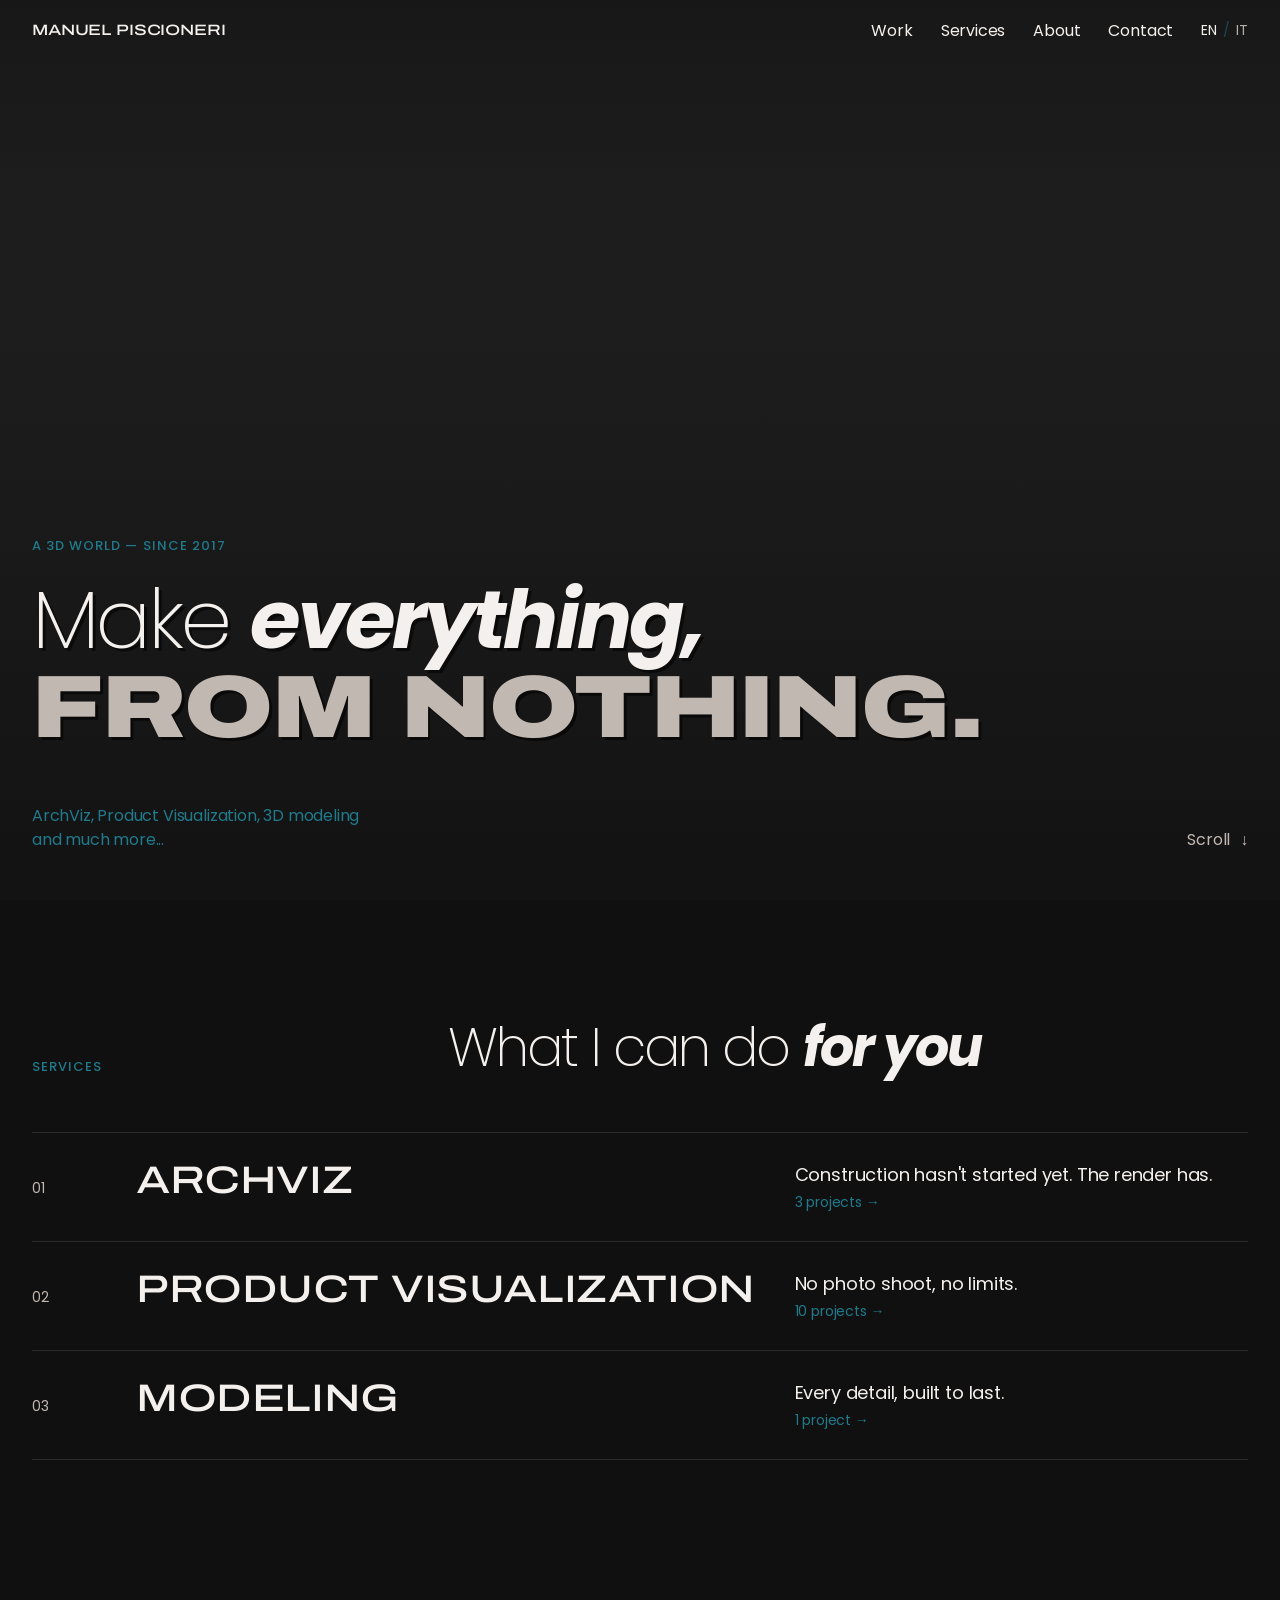
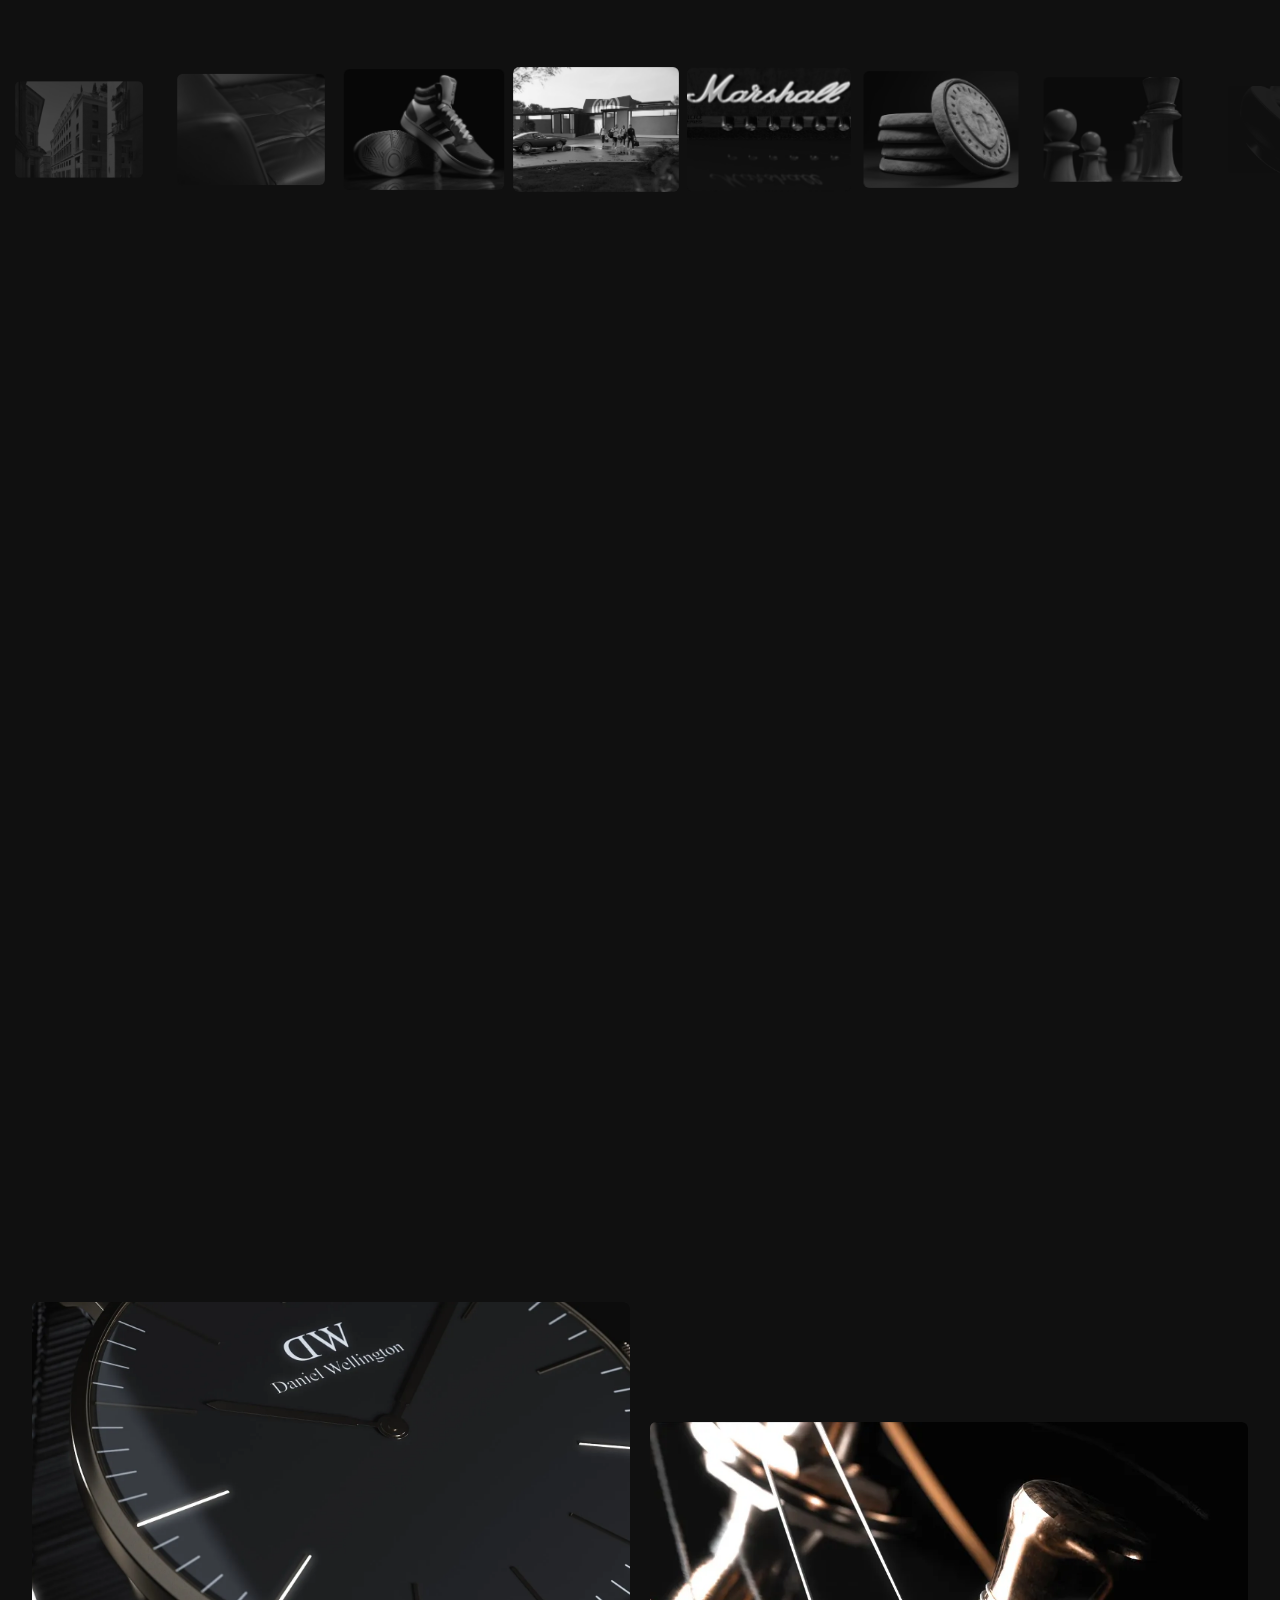
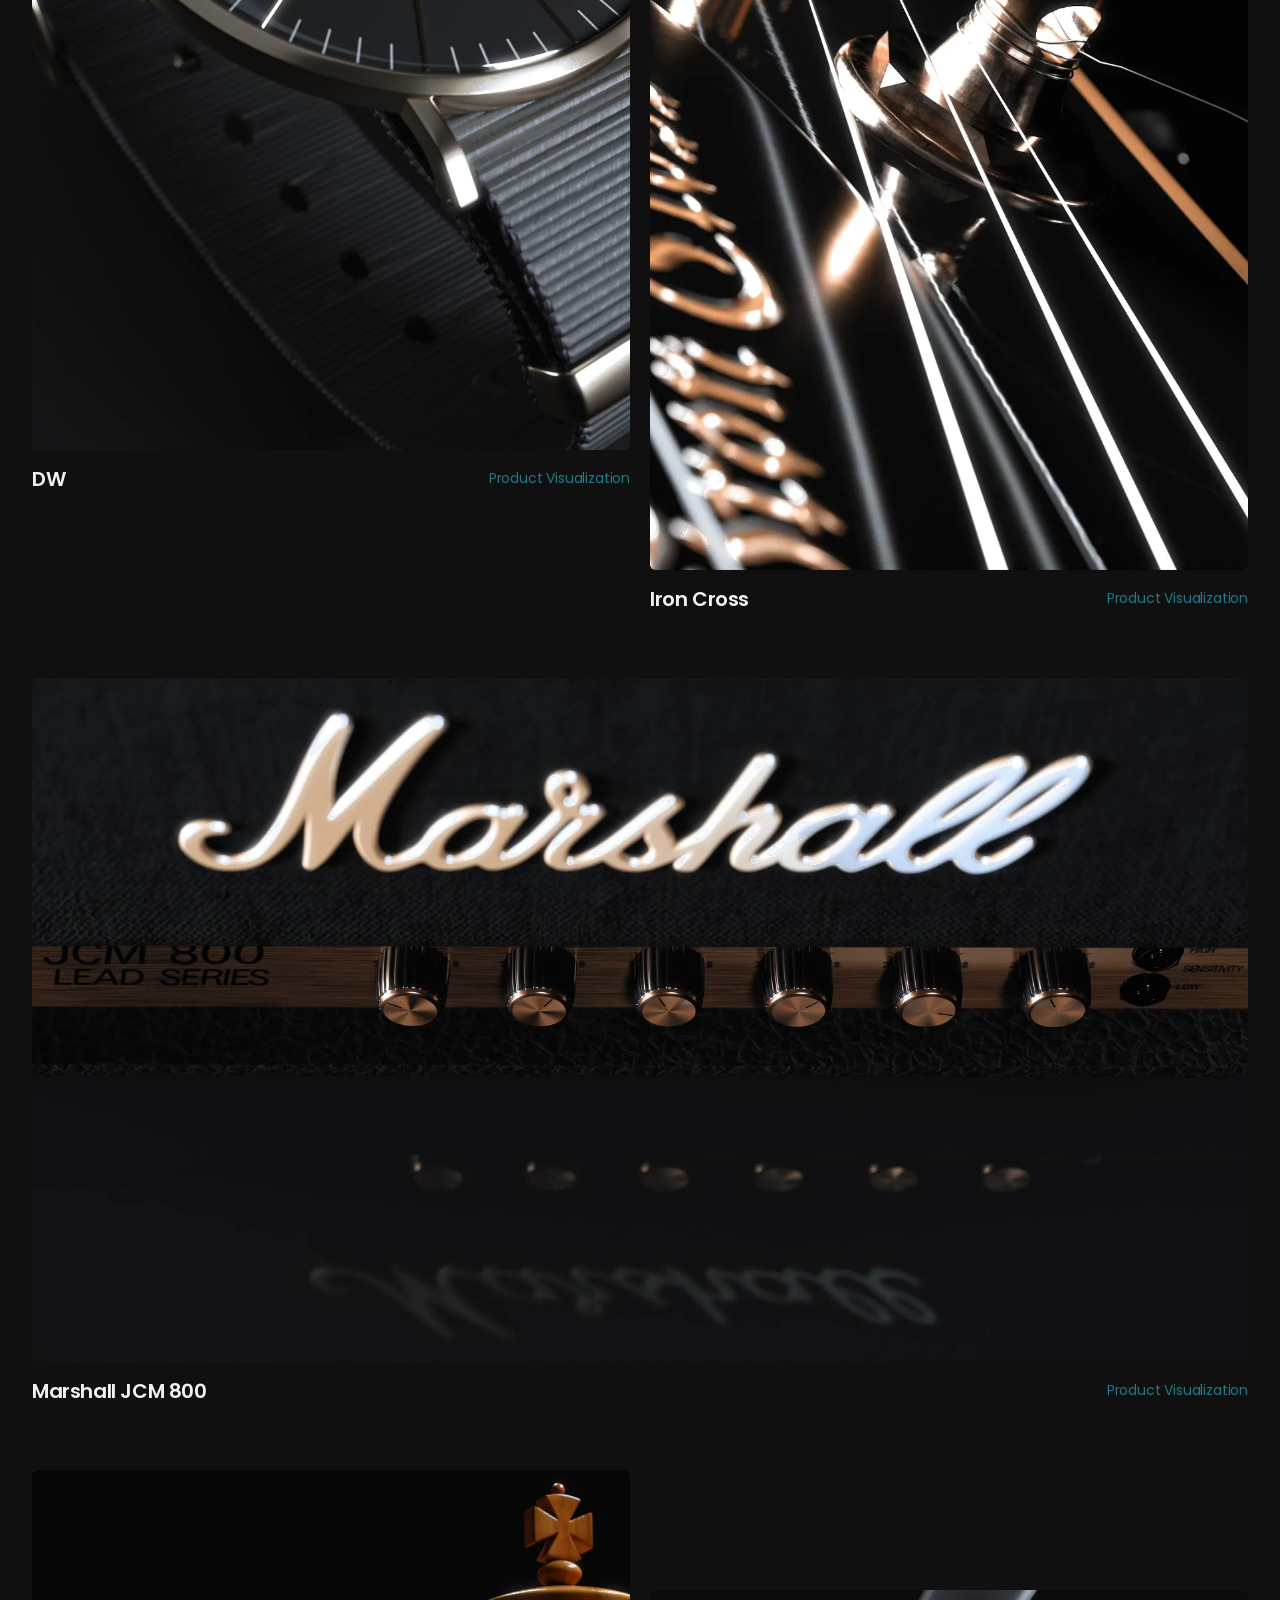
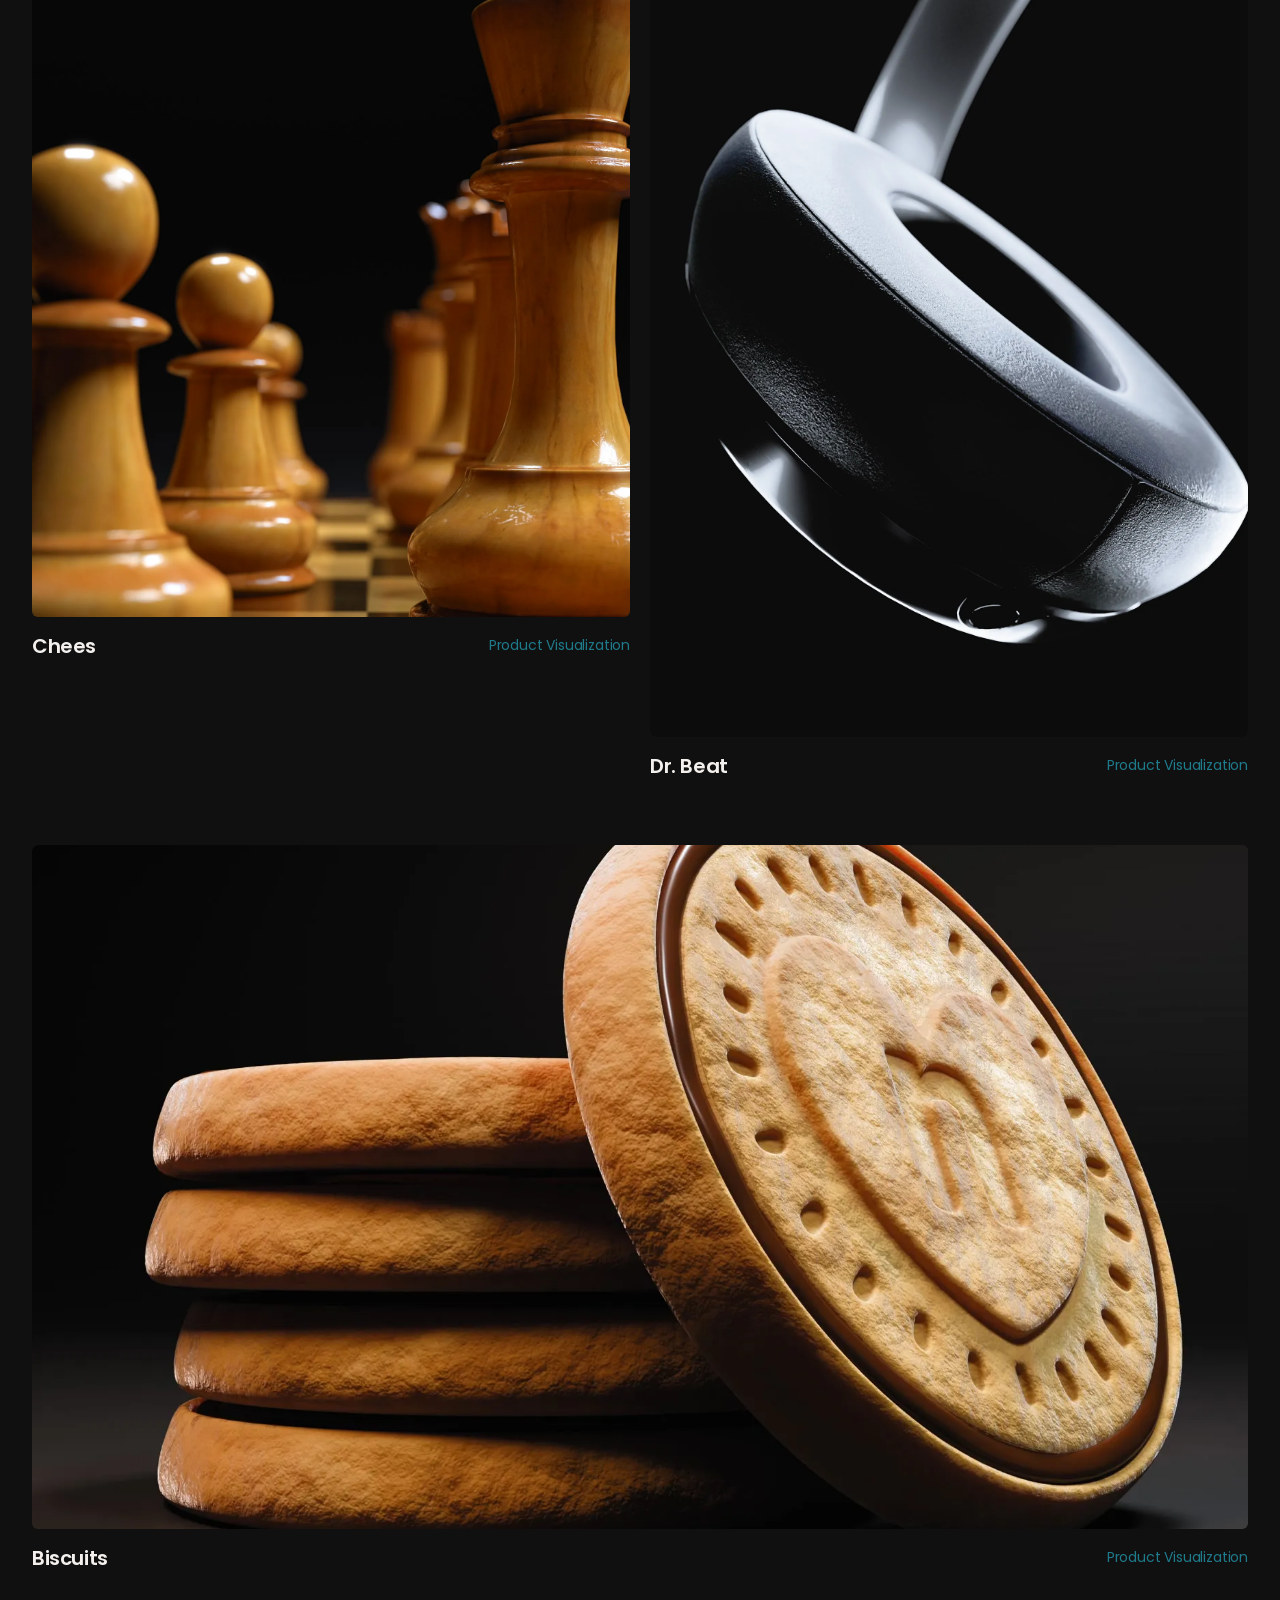
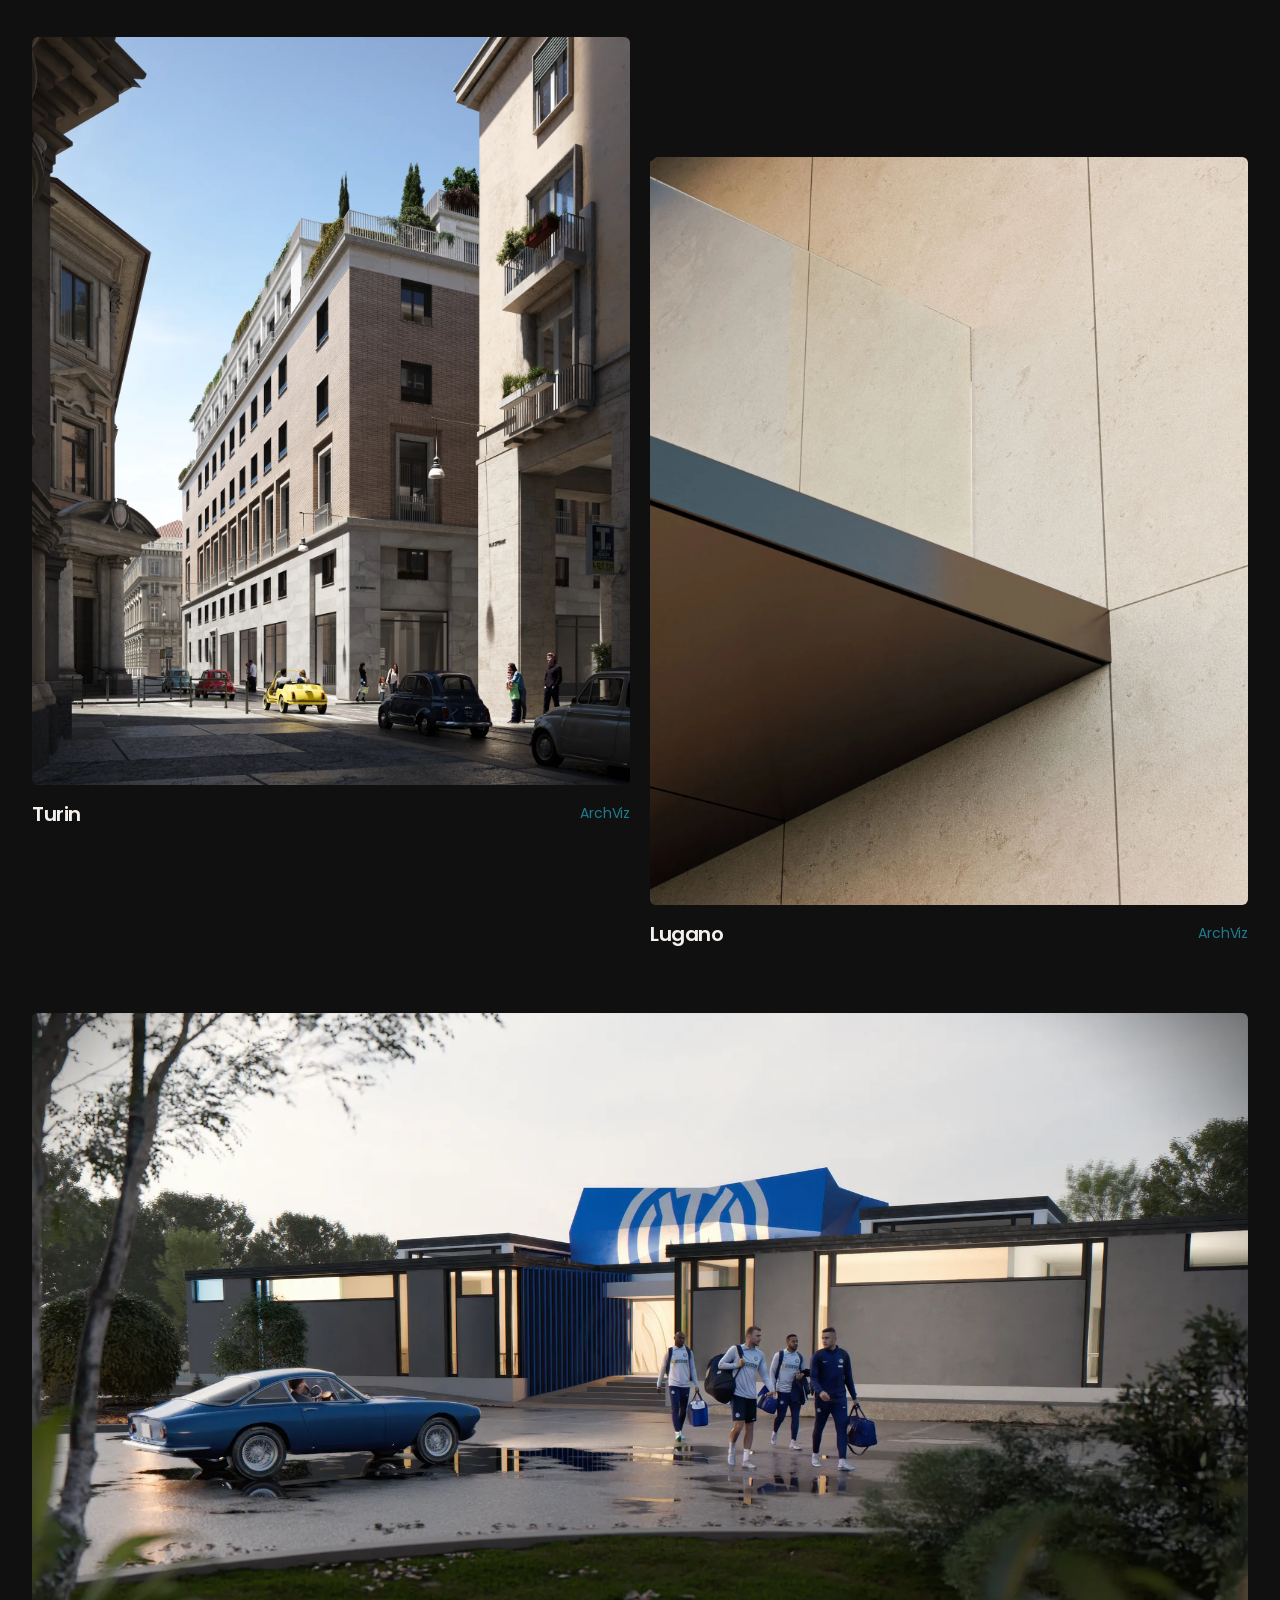
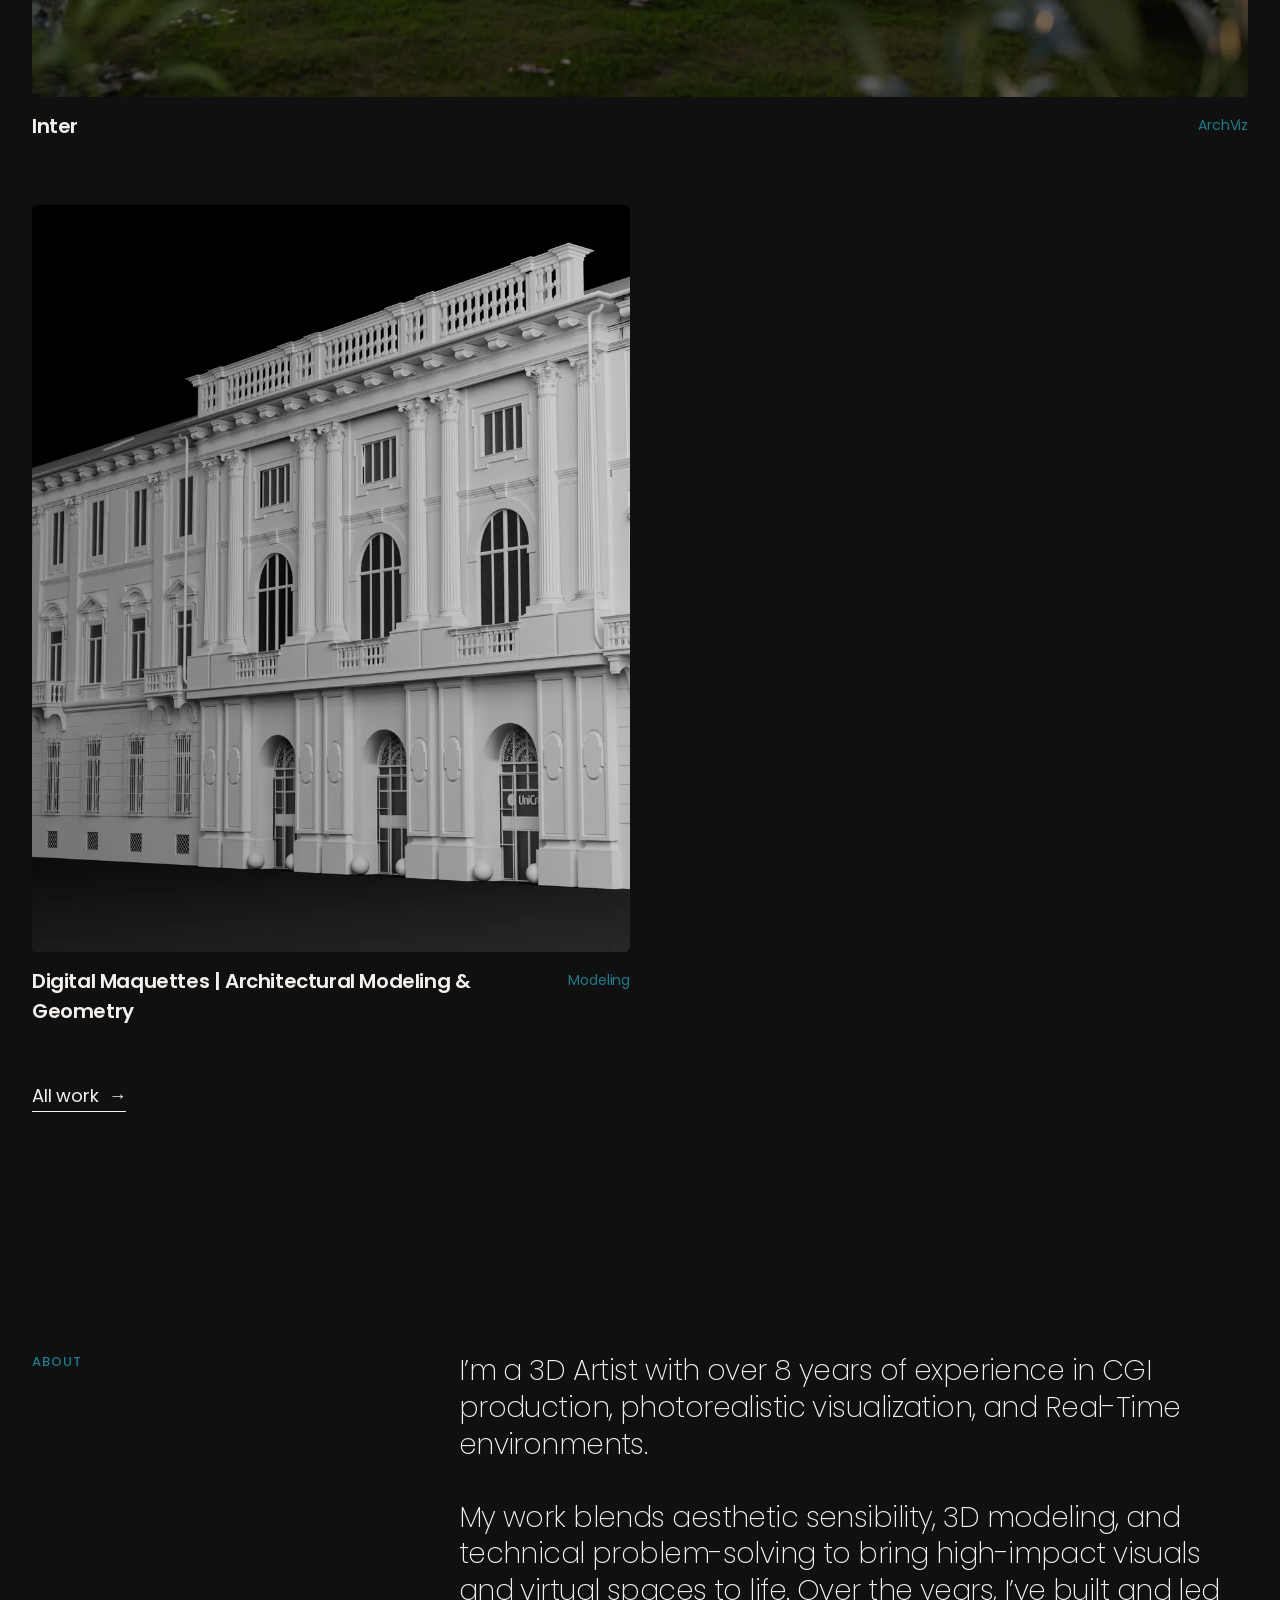
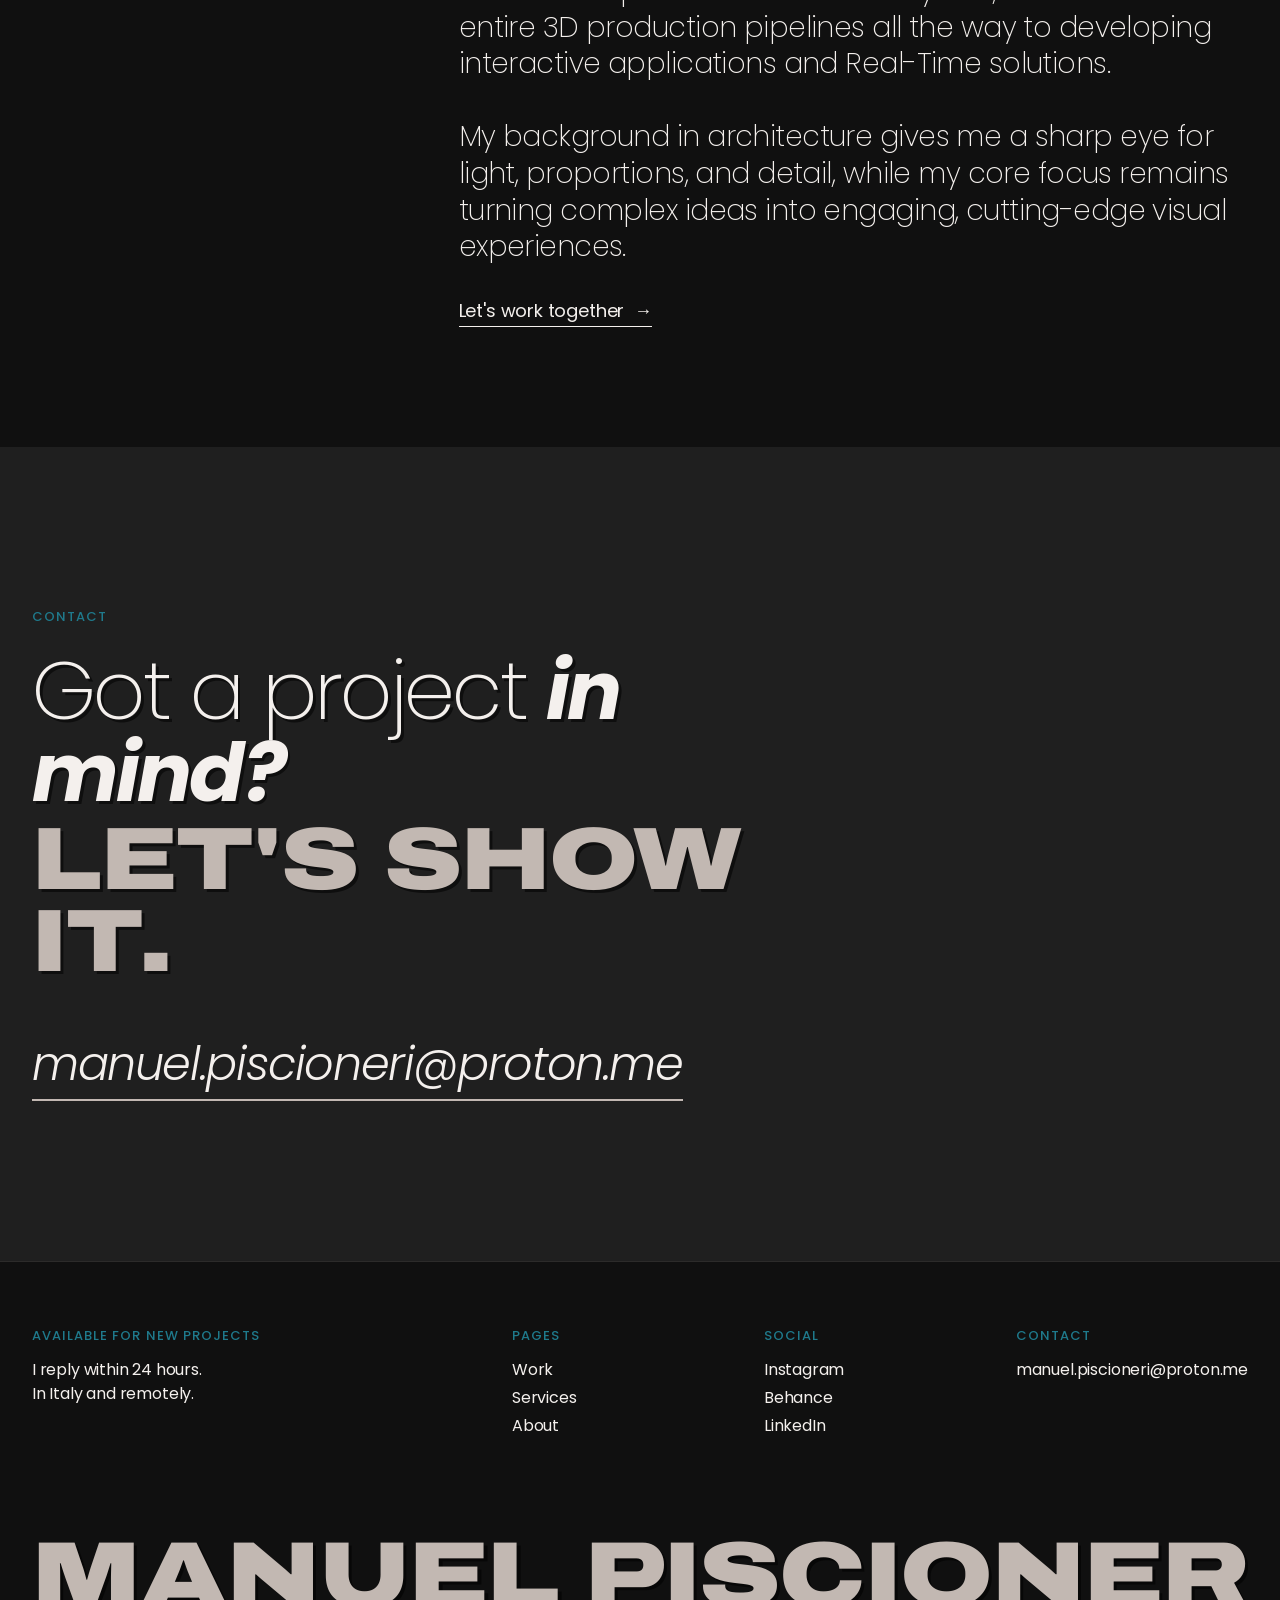
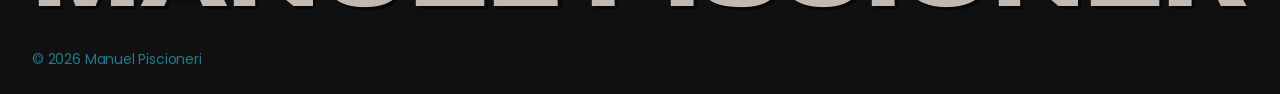
<file: index.html>
<!DOCTYPE html>
<html lang="en">
<head>
  <meta charset="UTF-8">
  <meta name="viewport" content="width=device-width, initial-scale=1.0">
  <title>Portfolio</title>
  <meta name="description" content="">
  <link rel="preconnect" href="https://fonts.googleapis.com">
  <link rel="preconnect" href="https://fonts.gstatic.com" crossorigin>
  <link rel="stylesheet" href="css/style.css">
</head>
<body data-pagina="home">

  <!-- I testi di questa pagina si cambiano in sito.js (e progetti.js per i lavori).
       Intestazione, fascia contatti e piè di pagina vengono creati da js/main.js. -->

  <header class="header" id="header"></header>

  <main>

    <!-- ===== HERO: reel a tutto schermo con i titoli sopra ===== -->
    <section class="hero">
      <div class="hero-bg" id="showreel" aria-hidden="true"></div>
      <p class="label" data-reveal data-sito="home.etichetta"></p>
      <h1 class="display" data-reveal data-sito="home.titolo"></h1>
      <div class="hero-foot" data-reveal>
        <p data-sito="home.sottotitolo"></p>
        <a href="#chi-sono" class="scroll-hint"><span data-ui="scorri"></span> <span>↓</span></a>
      </div>
    </section>

    <!-- ===== CATEGORIE (da progetti.js) ===== -->
    <section id="servizi" class="section">
      <div class="section-head">
        <p class="label" data-reveal data-ui="servizi"></p>
        <h2 class="title" data-reveal data-sito="home.serviziTitolo"></h2>
      </div>
      <ul class="rows" id="categorie"></ul>
    </section>

    <!-- ===== CAROSELLO: copertine di tutti i progetti, in ordine casuale (da progetti.js) ===== -->
    <section class="carousel" id="carosello" aria-label="Progetti">
      <div class="carousel-track" id="carosello-traccia"></div>
    </section>

    <!-- ===== LAVORI IN EVIDENZA (da progetti.js) ===== -->
    <section id="lavori" class="section">
      <div class="section-head">
        <p class="label" data-reveal data-ui="lavoriSelezionati"></p>
        <h2 class="title" data-reveal data-sito="home.lavoriTitolo"></h2>
      </div>
      <div class="work-grid" id="lavori-in-evidenza"></div>
      <p class="more" style="margin-top:56px" data-reveal><a href="lavori.html" class="arrow-link"><span data-ui="tuttiLavori"></span> <span>→</span></a></p>
    </section>

    <!-- ===== CHI SONO ===== -->
    <section id="chi-sono" class="section">
      <div class="intro">
        <p class="label" data-reveal data-ui="chiSono"></p>
        <div data-reveal>
          <p class="lead" data-sito="home.chiSono"></p>
          <p class="more"><a href="#contatti" class="arrow-link"><span data-sito="home.chiSonoBottone"></span> <span>→</span></a></p>
        </div>
      </div>
    </section>

    <!-- ===== CITAZIONE (sparisce se in sito.js è vuota) ===== -->
    <section class="section" data-se="home.citazione">
      <div class="intro">
        <p class="label" data-reveal data-ui="diconoDiMe"></p>
        <div data-reveal>
          <p class="title quote">“<span data-sito="home.citazione"></span>”</p>
          <p class="quote-by" data-sito="home.citazioneAutore"></p>
        </div>
      </div>
    </section>

  </main>

  <section class="cta" id="contatti"></section>
  <footer class="footer" id="footer"></footer>

  <script src="sito.js"></script>
  <script src="progetti.js"></script>
  <script src="js/main.js"></script>
</body>
</html>
</file>
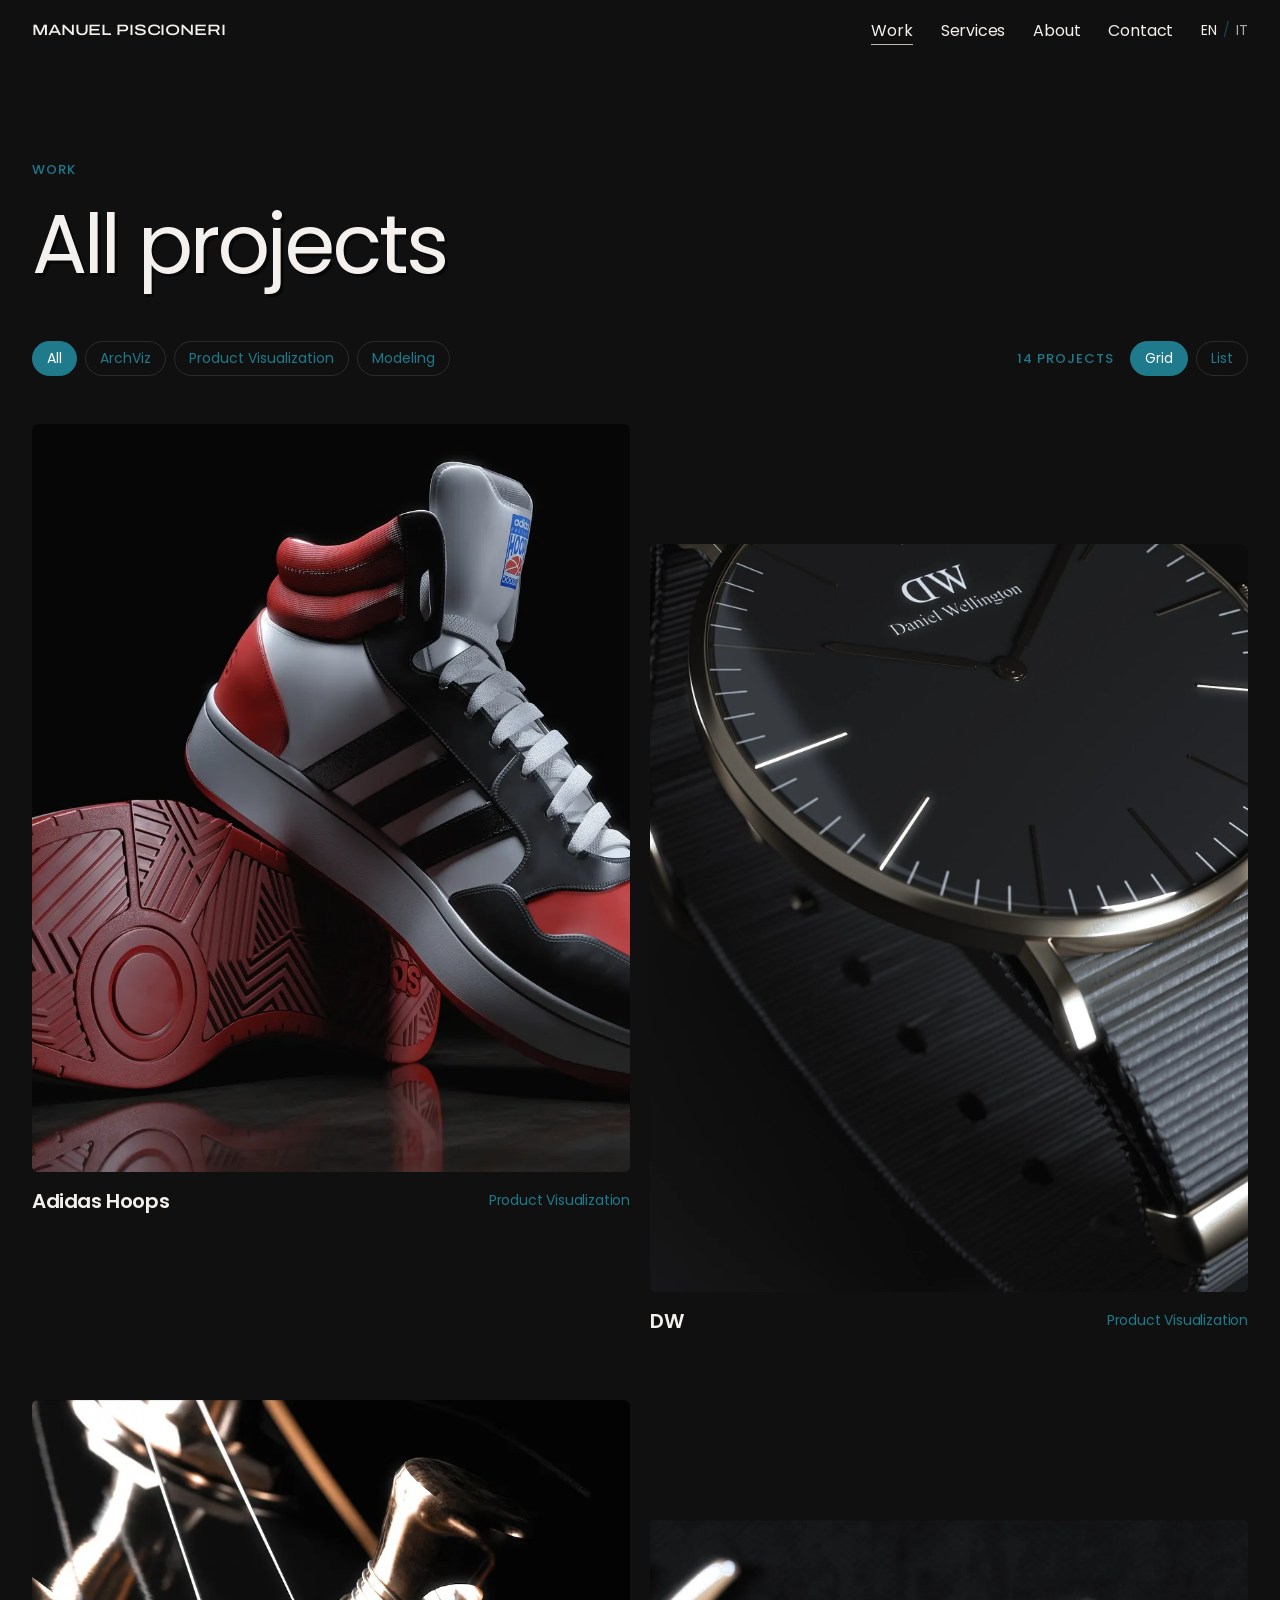
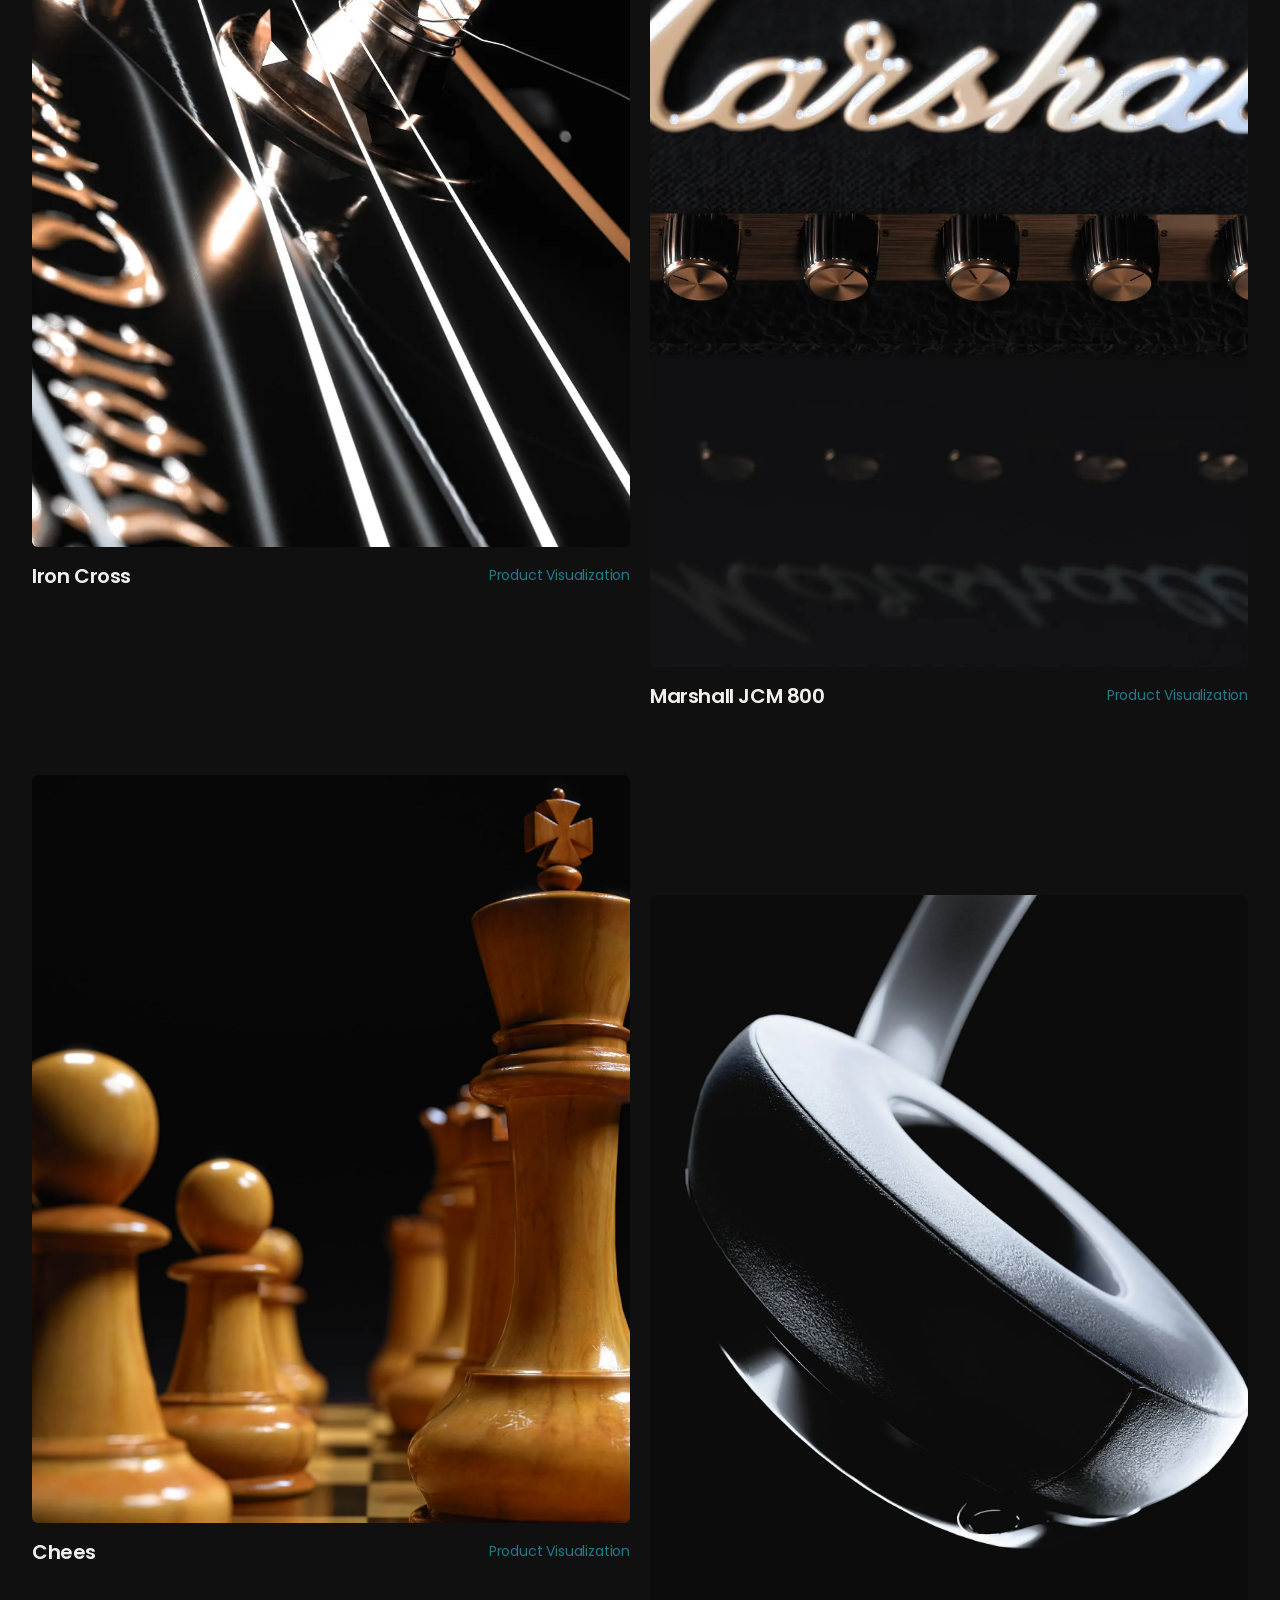
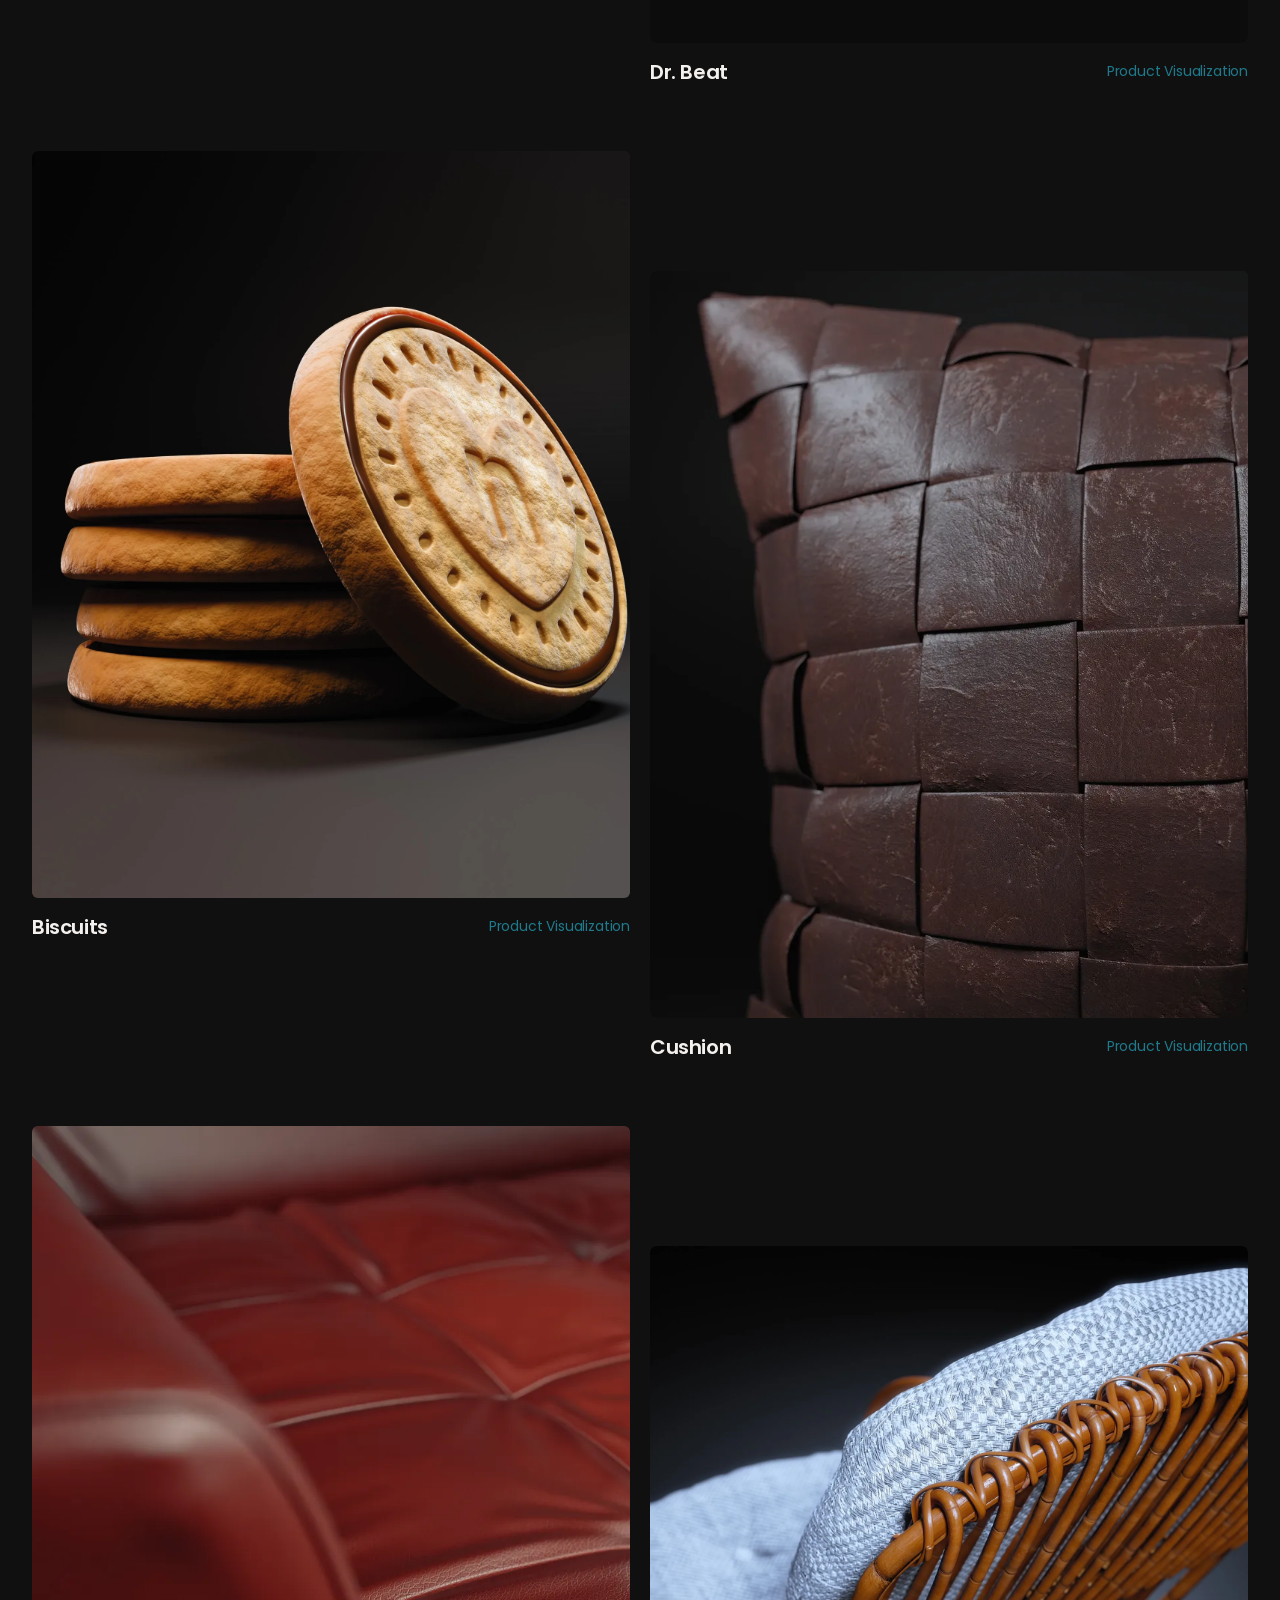
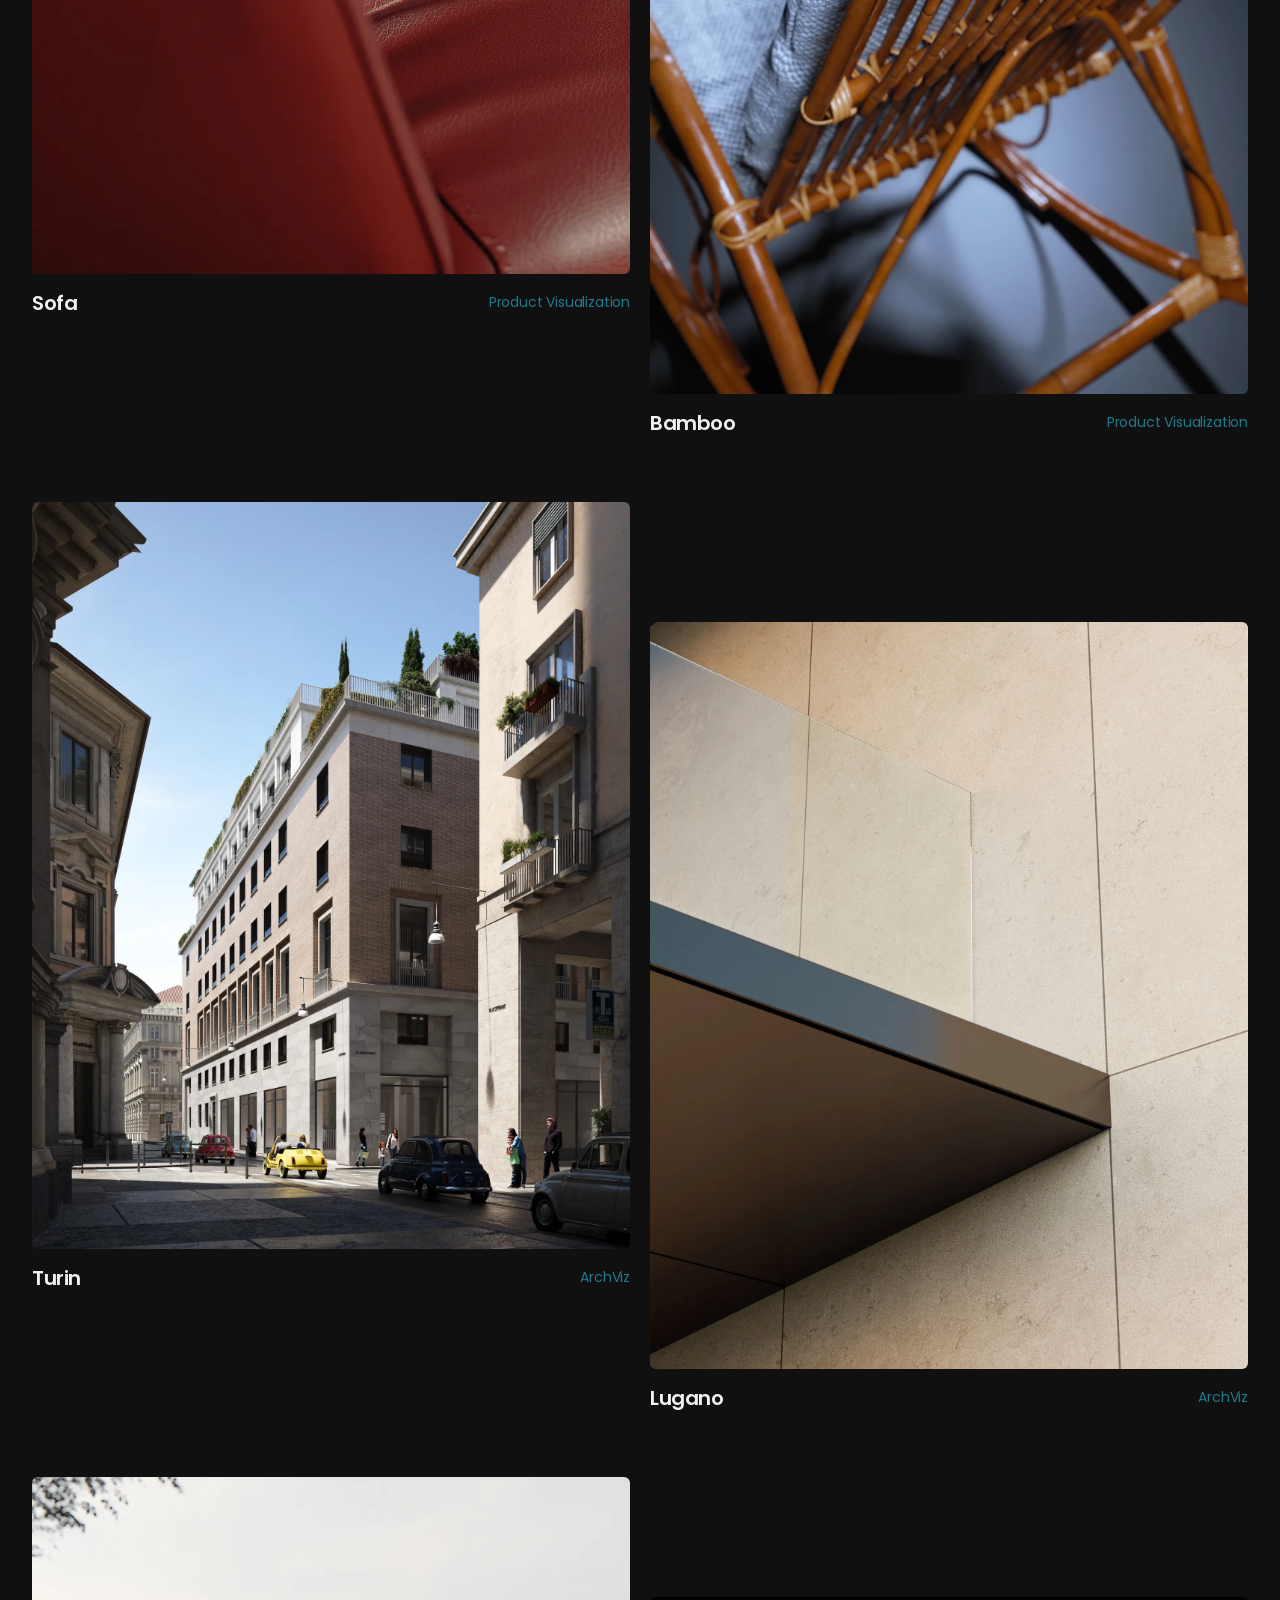
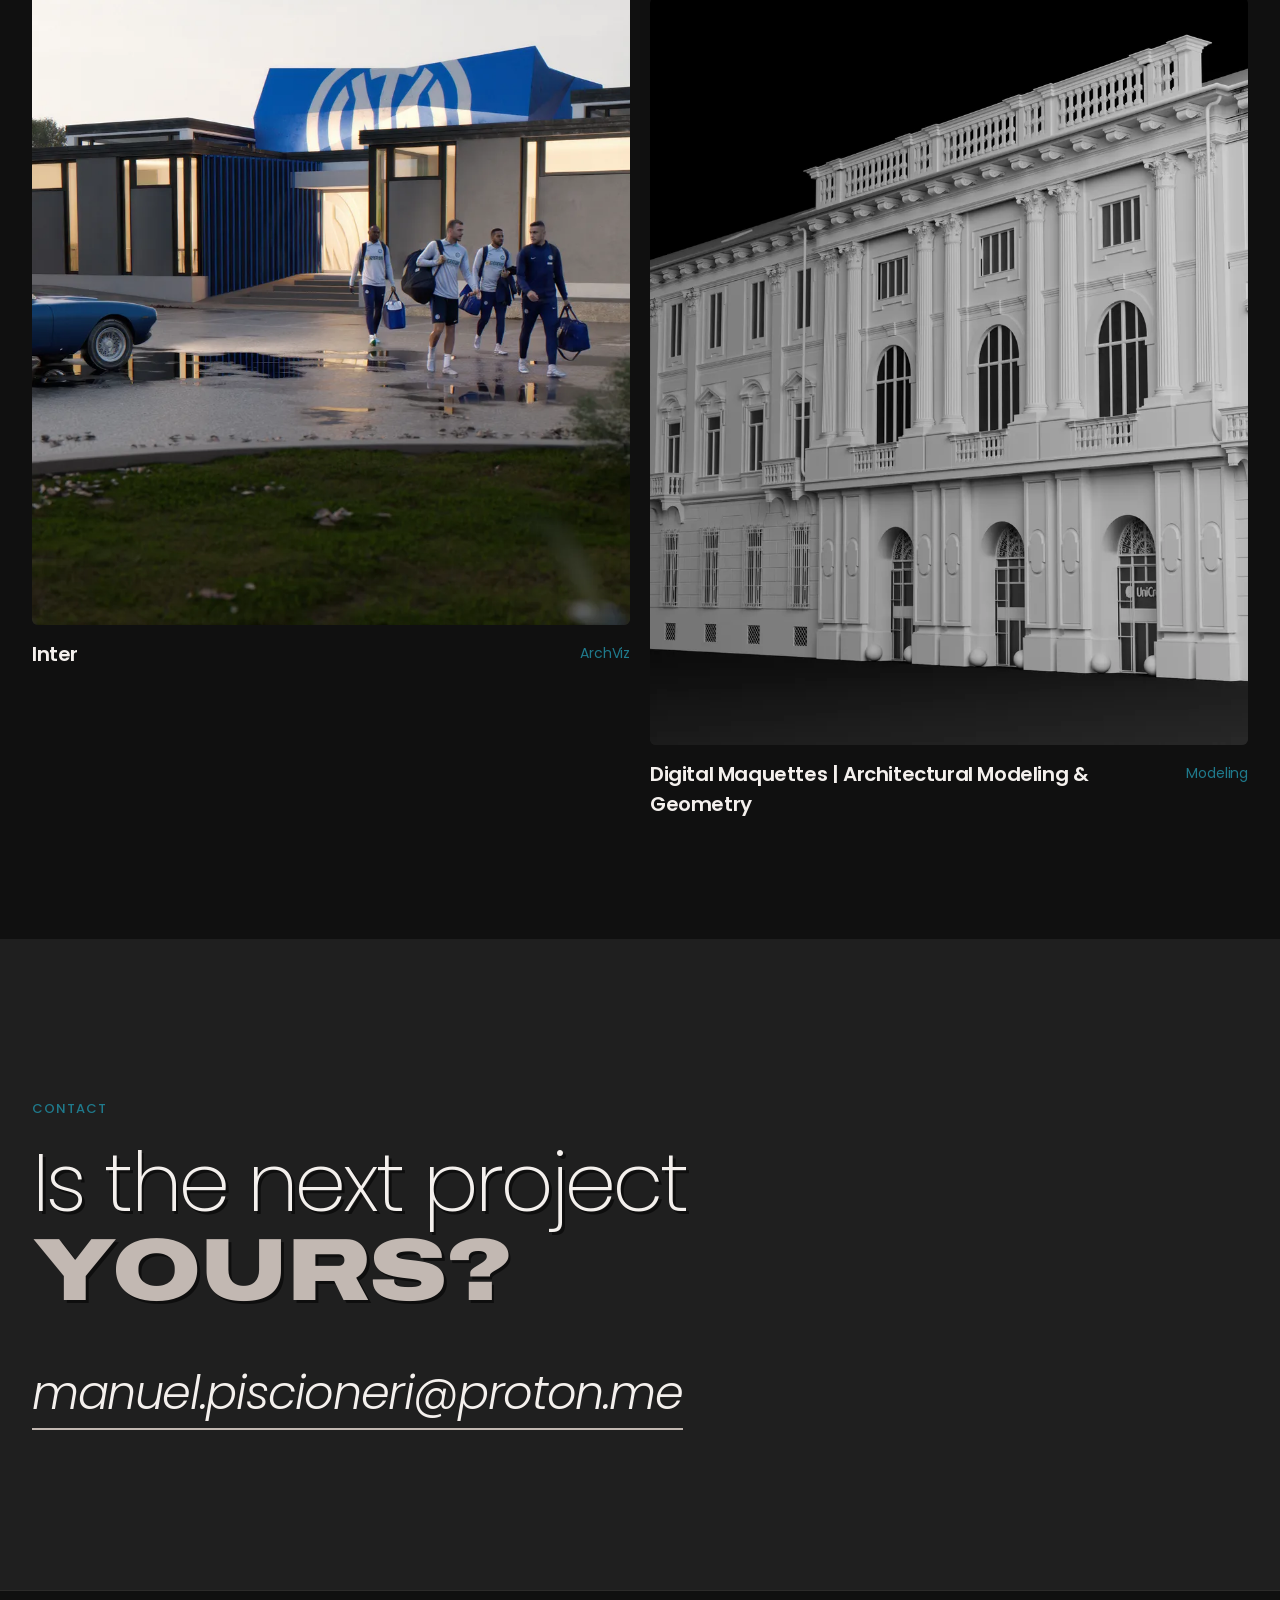
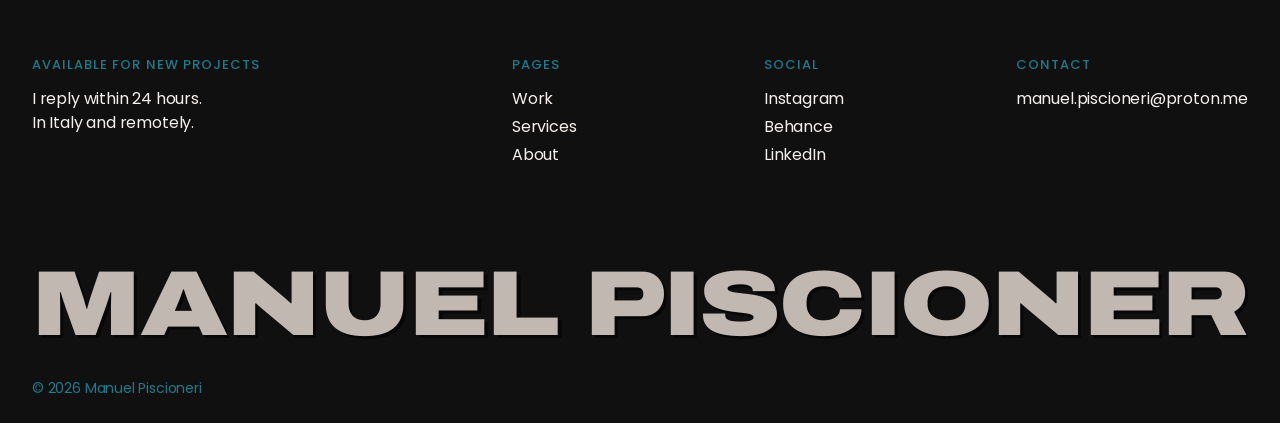
<file: lavori.html>
<!DOCTYPE html>
<html lang="en">
<head>
  <meta charset="UTF-8">
  <meta name="viewport" content="width=device-width, initial-scale=1.0">
  <title>Lavori</title>
  <meta name="description" content="">
  <link rel="preconnect" href="https://fonts.googleapis.com">
  <link rel="preconnect" href="https://fonts.gstatic.com" crossorigin>
  <link rel="stylesheet" href="css/style.css">
</head>
<body data-pagina="lavori">

  <!-- I testi si cambiano in sito.js, i progetti in progetti.js. -->

  <header class="header" id="header"></header>

  <main>
    <section class="project-hero">
      <p class="label" data-reveal data-ui="lavori"></p>
      <h1 class="display" data-reveal style="margin-top:24px" data-sito="lavori.titolo"></h1>
    </section>

    <section class="section" style="padding-top:0">
      <!-- Filtri e progetti sono generati da progetti.js -->
      <div class="toolbar">
        <div class="pills" id="filtri"></div>
        <div class="pills">
          <span class="label" id="conteggio"></span>
          <button data-mode="grid" aria-pressed="true" data-ui="griglia"></button>
          <button data-mode="list" aria-pressed="false" data-ui="elenco"></button>
        </div>
      </div>
      <div class="work-grid alterna" id="griglia-lavori"></div>
    </section>
  </main>

  <section class="cta" id="contatti"></section>
  <footer class="footer" id="footer"></footer>

  <script src="sito.js"></script>
  <script src="progetti.js"></script>
  <script src="js/main.js"></script>
</body>
</html>
</file>
<file: css/style.css>
/* =========================================================
   STILE DEL SITO
   Ispirazione: layout scuro, tipografia grande e stretta,
   immagini a tutta larghezza. I valori qui sotto sono le
   "manopole" principali: cambiali qui e cambia tutto il sito.
   ========================================================= */

:root {
  /* Palette: Onyx, Carbon Black, Silver, Dark Cyan, Brick Red */
  --bg: #101010;           /* sfondo (Onyx) */
  --bg-soft: #1F1F1F;      /* riquadri e fascia contatti (Carbon Black) */
  --bg-rgb: 16, 16, 16;    /* lo sfondo in RGB, per le trasparenze */
  --text: #F4F0ED;         /* testo principale (bianco caldo) */
  --muted: #1F7A8C;        /* testo secondario (Silver) */
  --line: rgba(194, 184, 178, 0.16);   /* linee di separazione */
  --accent: #C2B8B2;       /* accento principale (Brick Red) */
  --accent-2: #1F7A8C;     /* accento secondario (Dark Cyan) */
  /* Due famiglie: Poppins per i testi (normale / corsivo grassetto),
     Archivo Expanded Black per i titoli grandi, tutto maiuscolo */
  --font: "Poppins", "Helvetica Neue", Helvetica, Arial, sans-serif;
  --font-display: "Archivo", "Arial Black", "Helvetica Neue", Arial, sans-serif;
  --shadow-display: 0.035em 0.035em 0 rgba(0, 0, 0, 0.55);   /* ombra netta dei titoli */
  --pad: 20px;             /* margine laterale della pagina */
  --ease: cubic-bezier(0.22, 1, 0.36, 1);
  --radius: 6px;           /* angoli arrotondati di card e carosello (0 = squadrati) */
}
@media (min-width: 900px) {
  :root { --pad: 32px; }
}

* { box-sizing: border-box; margin: 0; padding: 0; }

html { scroll-behavior: smooth; -webkit-text-size-adjust: 100%; }

body {
  background: var(--bg);
  color: var(--text);
  font-family: var(--font);
  font-size: 18px;
  line-height: 1.5;
  letter-spacing: -0.01em;
  -webkit-font-smoothing: antialiased;
}

a { color: inherit; text-decoration: none; }
img { display: block; max-width: 100%; }
::selection { background: var(--accent); color: #fff; }

.muted { color: var(--muted); }

/* ----- Testi grandi -----
   Nei testi di sito.js:  *parola*  = corsivo grassetto (Poppins)
                          **parola** = maiuscolo largo rosso (Archivo) */

/* Stile "titolo largo": Archivo espanso, nerissimo, maiuscolo */
.display strong,
.title strong,
.next-project .display,
.footer-big,
.row h3,
.logo {
  font-family: var(--font-display);
  font-stretch: 125%;
  font-weight: 900;
  font-style: normal;
  text-transform: uppercase;
  letter-spacing: -0.01em;
}

.display {
  font-size: clamp(2.3rem, 6.4vw, 6.4rem);
  font-weight: 400;
  line-height: 1;
  letter-spacing: -0.035em;
  text-shadow: var(--shadow-display);
}
.display em,
.title em,
.lead em {
  font-style: italic;
  font-weight: 700;
}
.display strong {
  display: block;
  color: var(--accent);
  font-size: min(1.08em, 8.6vw);   /* sui telefoni non esce dallo schermo */
  line-height: 0.92;
  margin-top: 0.06em;
}
.title {
  font-size: clamp(1.9rem, 4.2vw, 3.8rem);
  font-weight: 400;
  line-height: 1.05;
  letter-spacing: -0.035em;
}
.title strong { color: var(--accent); }
.lead {
  font-size: clamp(1.25rem, 2.2vw, 1.9rem);
  font-weight: 400;
  line-height: 1.3;
  letter-spacing: -0.02em;
}
.label {
  font-size: 13px;
  font-weight: 500;
  text-transform: uppercase;
  letter-spacing: 0.08em;
  color: var(--muted);
}

/* ----- Intestazione ----- */
.header {
  position: fixed;
  inset: 0 0 auto 0;
  z-index: 50;
  display: flex;
  justify-content: space-between;
  align-items: center;
  padding: 18px var(--pad);

  color: var(--text);
}
.header { transition: background-color 0.4s var(--ease); }
.header.is-scrolled {
  background: rgba(var(--bg-rgb), 0.78);
  -webkit-backdrop-filter: blur(12px);
  backdrop-filter: blur(12px);
}
.header { gap: 28px; }
.header .logo { margin-right: auto; }

/* Selettore lingua EN / IT */
.lang {
  position: relative;
  z-index: 2;
  display: flex;
  align-items: center;
  gap: 6px;
  font-size: 14px;
}
.lang span { color: var(--muted); opacity: 0.5; }
.lang button {
  background: none;
  border: 0;
  padding: 2px 0;
  font: inherit;
  color: var(--muted);
  opacity: 0.7;
  cursor: pointer;
  transition: color 0.3s;
}
.lang button:hover,
.lang button[aria-pressed="true"] { color: var(--text); opacity: 1; }

.logo { font-size: 15px; }
.nav { display: flex; gap: 28px; font-size: 16px; }
.nav a { position: relative; }
.nav a::after {
  content: "";
  position: absolute;
  left: 0; right: 0; bottom: -2px;
  height: 1px;
  background: currentColor;
  transform: scaleX(0);
  transform-origin: right;
  transition: transform 0.4s var(--ease);
}
.nav a:hover::after,
.nav a[aria-current="page"]::after { transform: scaleX(1); transform-origin: left; }
.nav a[aria-current="page"]::after { background: var(--accent); }

.menu-btn {
  display: none;
  background: none;
  border: 0;
  color: inherit;
  font: inherit;
  font-size: 16px;
  cursor: pointer;
}

/* ----- Hero ----- */
.hero {
  min-height: 100svh;
  display: flex;
  flex-direction: column;
  justify-content: flex-end;
  padding: 120px var(--pad) 48px;
}
.hero .label { margin-bottom: 24px; }
.hero .display { max-width: 20ch; }
.hero-foot {
  display: flex;
  justify-content: space-between;
  align-items: flex-end;
  gap: 24px;
  margin-top: 56px;
  font-size: 16px;
  color: var(--muted);
}
.scroll-hint { display: inline-flex; align-items: center; gap: 10px; }
.scroll-hint span { display: inline-block; animation: bob 2s var(--ease) infinite; }
@keyframes bob { 50% { transform: translateY(5px); } }

/* Reel di sfondo: riempie tutto l'hero, dietro intestazione e titoli */
.hero { position: relative; isolation: isolate; overflow: hidden; }
.hero-bg {
  position: absolute;
  inset: 0;
  z-index: -1;
  background: var(--bg-soft);
}
.hero-bg img,
.hero-bg video {
  width: 100%;
  height: 100%;
  object-fit: cover;
  display: block;
}
/* YouTube/Vimeo: ingrandito per coprire tutto lo schermo senza bande nere */
.hero-bg iframe {
  position: absolute;
  top: 50%;
  left: 50%;
  width: max(100%, 177.78vh);
  height: max(100%, 56.25vw);
  transform: translate(-50%, -50%);
  border: 0;
  pointer-events: none;
}
/* Sfumatura scura per rendere leggibili i testi (regola i valori a piacere) */
.hero-bg::after {
  content: "";
  position: absolute;
  inset: 0;
  background:
    linear-gradient(to bottom, rgba(var(--bg-rgb), 0.5) 0%, rgba(var(--bg-rgb), 0) 22%),
    linear-gradient(to top, rgba(var(--bg-rgb), 0.85) 0%, rgba(var(--bg-rgb), 0.2) 55%, rgba(var(--bg-rgb), 0.05) 100%);
}
.hero .label,
.hero-foot { color: var(--muted); }
.scroll-hint span { color: var(--accent); }

/* ----- Sezioni ----- */
.section { padding: 120px var(--pad); }
.section-head {
  display: grid;
  grid-template-columns: 1fr;
  gap: 16px;
  margin-bottom: 56px;
}
@media (min-width: 900px) {
  .section-head { grid-template-columns: 1fr 2fr; align-items: end; }
}

/* Introduzione a due colonne */
.intro {
  display: grid;
  gap: 32px;
}
@media (min-width: 900px) {
  .intro { grid-template-columns: 1fr 2fr; }
}
.intro .lead { max-width: 30ch; }
@media (min-width: 900px) {
  .intro .lead { max-width: 75ch; }   /* su computer: quasi tutta la colonna di destra */
}
.intro .more { margin-top: 32px; }

/* ----- Link con freccia ----- */
.arrow-link {
  display: inline-flex;
  align-items: center;
  gap: 10px;
  font-size: 18px;
  border-bottom: 1px solid currentColor;
  padding-bottom: 2px;
  transition: gap 0.4s var(--ease), color 0.3s;
}
.arrow-link:hover { gap: 18px; color: var(--accent); }

/* ----- Servizi (righe) ----- */
.rows { list-style: none; border-top: 1px solid var(--line); }
.row {
  display: grid;
  grid-template-columns: 1fr;
  gap: 4px 24px;
  padding: 28px 0;
  border-bottom: 1px solid var(--line);
  transition: padding 0.5s var(--ease), color 0.3s;
}
a.row { color: inherit; }
.row .count { display: block; margin-top: 4px; font-size: 14px; color: var(--muted); }
.row .num { font-size: 14px; color: var(--accent); }
.row h3 {
  font-size: clamp(1.4rem, 3vw, 2.7rem);
  line-height: 1;
  transition: color 0.3s;
}
.row:hover h3 { color: var(--accent); }
.row p { color: var(--muted); font-size: 18px; align-self: center; }
@media (min-width: 900px) {
  .row { grid-template-columns: 80px 1.4fr 1fr; align-items: baseline; }
  .row:hover { padding-left: 16px; }
}
.row:hover p { color: var(--text); }
.row:hover .num { color: var(--accent); }
.row .count { color: var(--accent-2); }

/* ----- Carosello progetti (sotto i servizi) -----
   Opacità e dimensione di ogni immagine sono calcolate in js/main.js
   in base alla distanza dal centro dello schermo. */
.carousel {
  --cw: clamp(130px, 13vw, 210px);          /* larghezza di una card */
  position: relative;
  overflow: hidden;
  /* spazio sopra e sotto per la card ingrandita al 200% */
  padding: calc(var(--cw) * 0.375 + 24px) 0;
}
.carousel-track {
  display: flex;
  gap: 6px;
  width: max-content;
  will-change: transform;
}
.carousel-item {
  border-radius: var(--radius);
  position: relative;
  flex: 0 0 auto;
  width: var(--cw);
  aspect-ratio: 4 / 3;
  overflow: hidden;
  display: block;
  transform-origin: center center;
  will-change: transform, opacity;
}
.carousel-item img,
.carousel-item video,
.carousel-item iframe {
  width: 100%;
  height: 100%;
  object-fit: cover;
  display: block;
  border: 0;
  pointer-events: none;
}
@media (max-width: 700px) {
  .carousel { --cw: 38vw; padding: 24px 0 48px; }
}

/* ----- Lavori (card) ----- */
.work-grid {
  display: grid;
  grid-template-columns: 1fr;
  gap: 64px 20px;
}
@media (min-width: 900px) {
  .work-grid { grid-template-columns: 1fr 1fr; }
  .work-grid .card.wide { grid-column: 1 / -1; }
  .work-grid .card.offset { margin-top: 120px; }
}
.card { display: block; }
.card-media {
  border-radius: var(--radius);
  isolation: isolate;      /* Safari: mantiene gli angoli durante lo zoom */
  overflow: hidden;
  background: var(--bg-soft);
  aspect-ratio: 4 / 5;
}
.card.wide .card-media { aspect-ratio: 16 / 9; }
.card-media img {
  width: 100%;
  height: 100%;
  object-fit: cover;
  transform: scale(1.001);
  transition: transform 1.1s var(--ease);
}
.card-media video,
.card-media iframe {
  width: 100%;
  height: 100%;
  object-fit: cover;
  border: 0;
  display: block;
  pointer-events: none;
}
.card:hover .card-media img { transform: scale(1.04); }

/* Copertine del carosello in bianco e nero, a colori al passaggio del mouse.
   Togli questo blocco per averle sempre a colori. */
.carousel-item > * {
  filter: grayscale(1);
  transition: filter 0.6s var(--ease);
}
.carousel-item:hover > *,
.carousel-item:focus-visible > * { filter: grayscale(0); }
/* Su telefono e tablet non c'è il passaggio del mouse: restano a colori */
@media (hover: none) {
  .carousel-item > * { filter: none; }
}
.card-info {
  display: flex;
  justify-content: space-between;
  gap: 16px;
  padding-top: 14px;
}
.card-info h3 { font-size: 20px; font-weight: 600; letter-spacing: -0.02em; }
.card-info p { color: var(--muted); font-size: 18px; }
.card-info .tag { color: var(--accent-2); font-size: 14px; white-space: nowrap; padding-top: 4px; }

/* "Altri lavori" in fondo alla pagina progetto: card a metà grandezza */
.work-grid.simili { grid-template-columns: 1fr 1fr; gap: 32px 12px; }
@media (min-width: 900px) {
  .work-grid.simili { grid-template-columns: repeat(4, 1fr); gap: 40px 16px; }
}
.work-grid.simili .card-info { flex-direction: column; gap: 4px; padding-top: 10px; }
.work-grid.simili .card-info h3 { font-size: 16px; }
.work-grid.simili .card-info p { font-size: 14px; }
.work-grid.simili .card-info .tag { font-size: 12px; padding-top: 0; }
/* in bianco e nero, a colori al passaggio del mouse */
.work-grid.simili .card-media > * {
  filter: grayscale(1);
  transition: filter 0.6s var(--ease), transform 1.1s var(--ease);
}
.work-grid.simili .card:hover .card-media > *,
.work-grid.simili .card:focus-visible .card-media > * { filter: grayscale(0); }
@media (hover: none) {
  .work-grid.simili .card-media > * { filter: none; }
}

/* Vista a elenco (pagina Lavori) */
.toolbar {
  display: flex;
  flex-wrap: wrap;
  justify-content: space-between;
  align-items: center;
  gap: 16px;
  margin-bottom: 48px;
}
.pills { display: flex; flex-wrap: wrap; align-items: center; gap: 8px; }
.pills .label { margin-right: 8px; }
.pills button {
  background: none;
  border: 1px solid var(--line);
  color: var(--muted);
  font: inherit;
  font-size: 14px;
  padding: 6px 14px;
  border-radius: 999px;
  cursor: pointer;
  transition: color 0.3s, border-color 0.3s;
}
.pills button:hover { color: var(--text); border-color: var(--accent-2); }
.pills button[aria-pressed="true"] { color: #fff; background: var(--accent-2); border-color: var(--accent-2); }

@media (min-width: 900px) {
  .work-grid.alterna .card:nth-child(even) { margin-top: 120px; }
}
.work-grid.is-list { grid-template-columns: 1fr; gap: 0; border-top: 1px solid var(--line); }
.work-grid.is-list .card,
.work-grid.is-list .card:nth-child(even) { margin-top: 0; border-bottom: 1px solid var(--line); }
.work-grid.is-list .card-media { display: none; }
.work-grid.is-list .card-info { padding: 22px 0; align-items: baseline; }
.work-grid.is-list .card-info h3 { font-size: clamp(1.4rem, 2.6vw, 2.2rem); }
.work-grid.is-list .card:hover .card-info h3 { color: var(--muted); }

/* ----- Citazione ----- */
.quote { max-width: 22ch; }
.quote-by { margin-top: 28px; font-size: 16px; color: var(--muted); }

/* ----- Fascia contatti ----- */
.cta {
  padding: 160px var(--pad);
  background: var(--bg-soft);
}
.cta .display { max-width: 16ch; }
.cta-mail {
  display: inline-block;
  margin-top: 48px;
  font-size: clamp(1.4rem, 3.6vw, 3rem);
  font-weight: 400;
  font-style: italic;
  letter-spacing: -0.03em;
  border-bottom: 2px solid var(--accent);
  transition: color 0.3s;
}
.cta-mail:hover { color: var(--accent); }

/* ----- Piè di pagina ----- */
.footer {
  padding: 64px var(--pad) 24px;
  border-top: 1px solid var(--line);
  font-size: 16px;
}
.footer-grid {
  display: grid;
  grid-template-columns: repeat(2, 1fr);
  gap: 40px 24px;
}
@media (min-width: 900px) {
  .footer-grid { grid-template-columns: 2fr 1fr 1fr 1fr; }
}
.footer-grid .label { margin-bottom: 12px; }
.footer-grid ul { list-style: none; }
.footer-grid li + li { margin-top: 4px; }
.footer-grid a:hover { color: var(--accent-2); }
.footer-big {
  margin-top: 96px;
  font-size: clamp(1.6rem, 7.2vw, 9rem);
  overflow: hidden;
  line-height: 0.9;
  white-space: nowrap;
  color: var(--accent);
  text-shadow: var(--shadow-display);
}
/* Su telefono il nome va su due righe (nome / cognome) invece di essere tagliato */
@media (max-width: 700px) {
  .footer-big {
    margin-top: 64px;
    font-size: 9.5vw;
    white-space: normal;
    overflow-wrap: anywhere;
    line-height: 0.95;
  }
}
.footer-bottom {
  display: flex;
  justify-content: space-between;
  flex-wrap: wrap;
  gap: 12px;
  margin-top: 32px;
  color: var(--muted);
  font-size: 14px;
}

/* ----- Pagina progetto ----- */
.project-hero { padding: 160px var(--pad) 56px; }
.back { display: inline-block; margin-bottom: 40px; font-size: 16px; color: var(--muted); }
.back:hover { color: var(--text); }
.meta {
  display: grid;
  grid-template-columns: repeat(2, 1fr);
  gap: 24px;
  margin-top: 64px;
  padding-top: 24px;
  border-top: 1px solid var(--line);
  list-style: none;
}
@media (min-width: 900px) { .meta { grid-template-columns: repeat(4, 1fr); } }
.meta .label { display: block; margin-bottom: 4px; }

.story { display: grid; gap: 24px; }
@media (min-width: 900px) { .story { grid-template-columns: 1fr 2fr; } }
.story-body p + p { margin-top: 1em; }
.story-body { max-width: 62ch; font-size: 20px; line-height: 1.5; }

.images { padding: 0 var(--pad); display: grid; gap: 20px; }
@media (min-width: 900px) { .images.two { grid-template-columns: 1fr 1fr; } }
.images figure { overflow: hidden; background: var(--bg-soft); }
.images figure.is-img { cursor: zoom-in; }
.images img,
.images video { width: 100%; height: auto; display: block; }
.images.two figure { aspect-ratio: 4 / 5; }
.images.two img,
.images.two video { height: 100%; object-fit: cover; }
.images figure.is-embed { aspect-ratio: 16 / 9; }
.images iframe { width: 100%; height: 100%; border: 0; display: block; }
.spacer { height: 20px; }

/* Progetto successivo */
.next-project {
  display: block;
  margin: 120px var(--pad) 0;
  padding: 40px 0 0;
  border-top: 1px solid var(--line);
  transition: color 0.3s;
}
.next-project .display { display: block; margin-top: 16px; font-size: clamp(1.8rem, 5vw, 4.6rem); line-height: 0.95; }
.next-project:hover { color: var(--accent); }
.images + .images { margin-top: 20px; }

/* ----- Immagine ingrandita ----- */
.lightbox {
  position: fixed;
  inset: 0;
  z-index: 100;
  display: flex;
  align-items: center;
  justify-content: center;
  background: rgba(var(--bg-rgb), 0.96);
  cursor: zoom-out;
}
.lightbox[hidden] { display: none; }
.lightbox img { max-width: 94vw; max-height: 90vh; object-fit: contain; }
.lightbox-close {
  position: absolute;
  top: 14px;
  right: var(--pad);
  background: none;
  border: 0;
  color: var(--text);
  font: inherit;
  font-size: 16px;
  cursor: pointer;
}

/* ----- Animazione di comparsa (gestita da js/main.js) ----- */
.js [data-reveal] {
  opacity: 0;
  transform: translateY(40px);
  transition: opacity 1s var(--ease), transform 1.2s var(--ease);
}
.js [data-reveal].is-in { opacity: 1; transform: none; }
@media (prefers-reduced-motion: reduce) {
  html { scroll-behavior: auto; }
  .js [data-reveal] { opacity: 1; transform: none; transition: none; }
  .scroll-hint span { animation: none; }
}

/* ----- Schermi piccoli (telefono) ----- */
@media (max-width: 700px) {
  body { font-size: 17px; }
  .menu-btn { display: block; }
  .nav {
    position: fixed;
    inset: 0;
    flex-direction: column;
    justify-content: center;
    gap: 8px;
    padding: 0 var(--pad);
    background: var(--bg);
    font-size: 2.6rem;
    font-weight: 500;
    letter-spacing: -0.04em;
    opacity: 0;
    pointer-events: none;
    transition: opacity 0.4s var(--ease);
  }
  .nav a::after { display: none; }
  .menu-open .nav { opacity: 1; pointer-events: auto; }
  .nav { overscroll-behavior: contain; }
  .header .logo { position: relative; z-index: 2; }
  /* Menu aperto: la pagina sotto non scorre e l'intestazione perde lo
     sfondo sfocato (che altrimenti "rimpicciolisce" il menu a tutto schermo) */
  html.menu-open,
  html.menu-open body { overflow: hidden; }
  .menu-open .header,
  .menu-open .header.is-scrolled {
    background: transparent;
    -webkit-backdrop-filter: none;
    backdrop-filter: none;
  }
  .menu-btn { position: relative; z-index: 2; }
  .section { padding: 88px var(--pad); }
  .cta { padding: 112px var(--pad); }
  .hero-foot { flex-direction: column; align-items: flex-start; }
}
</file>
